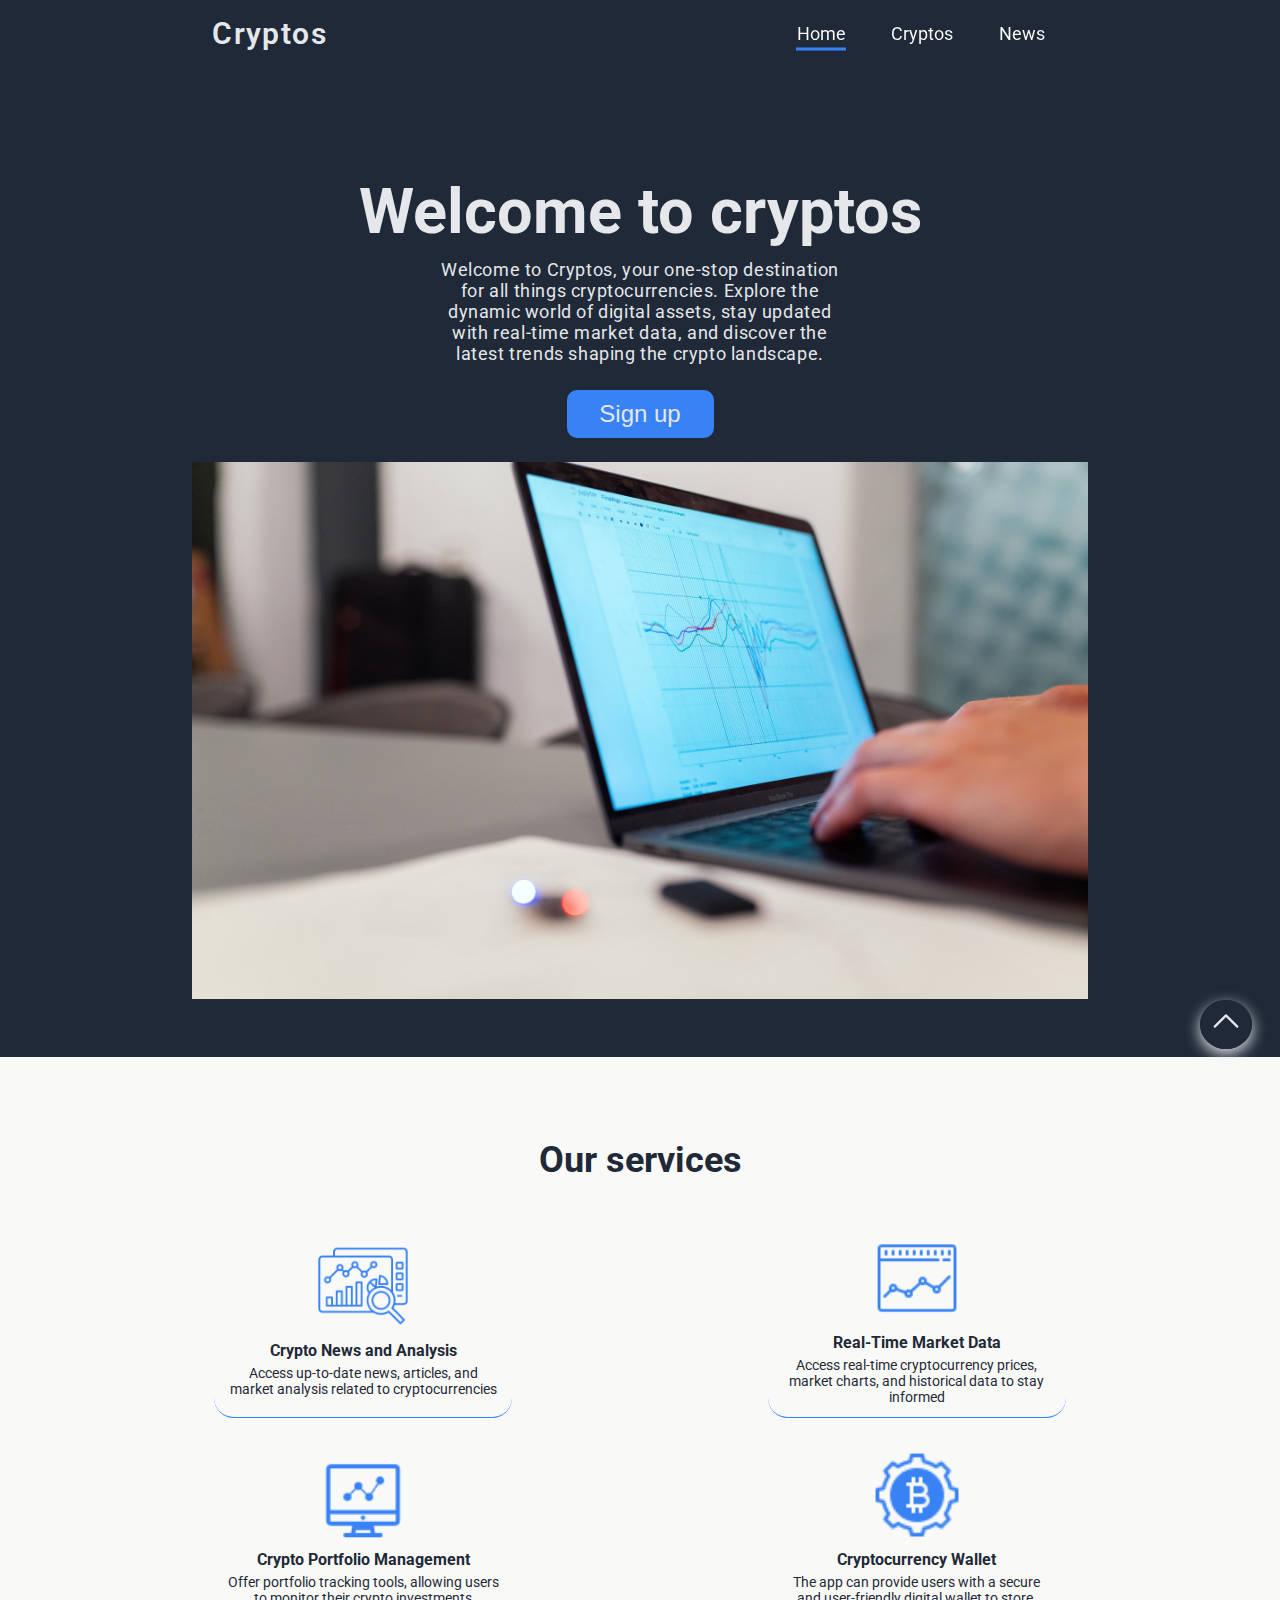
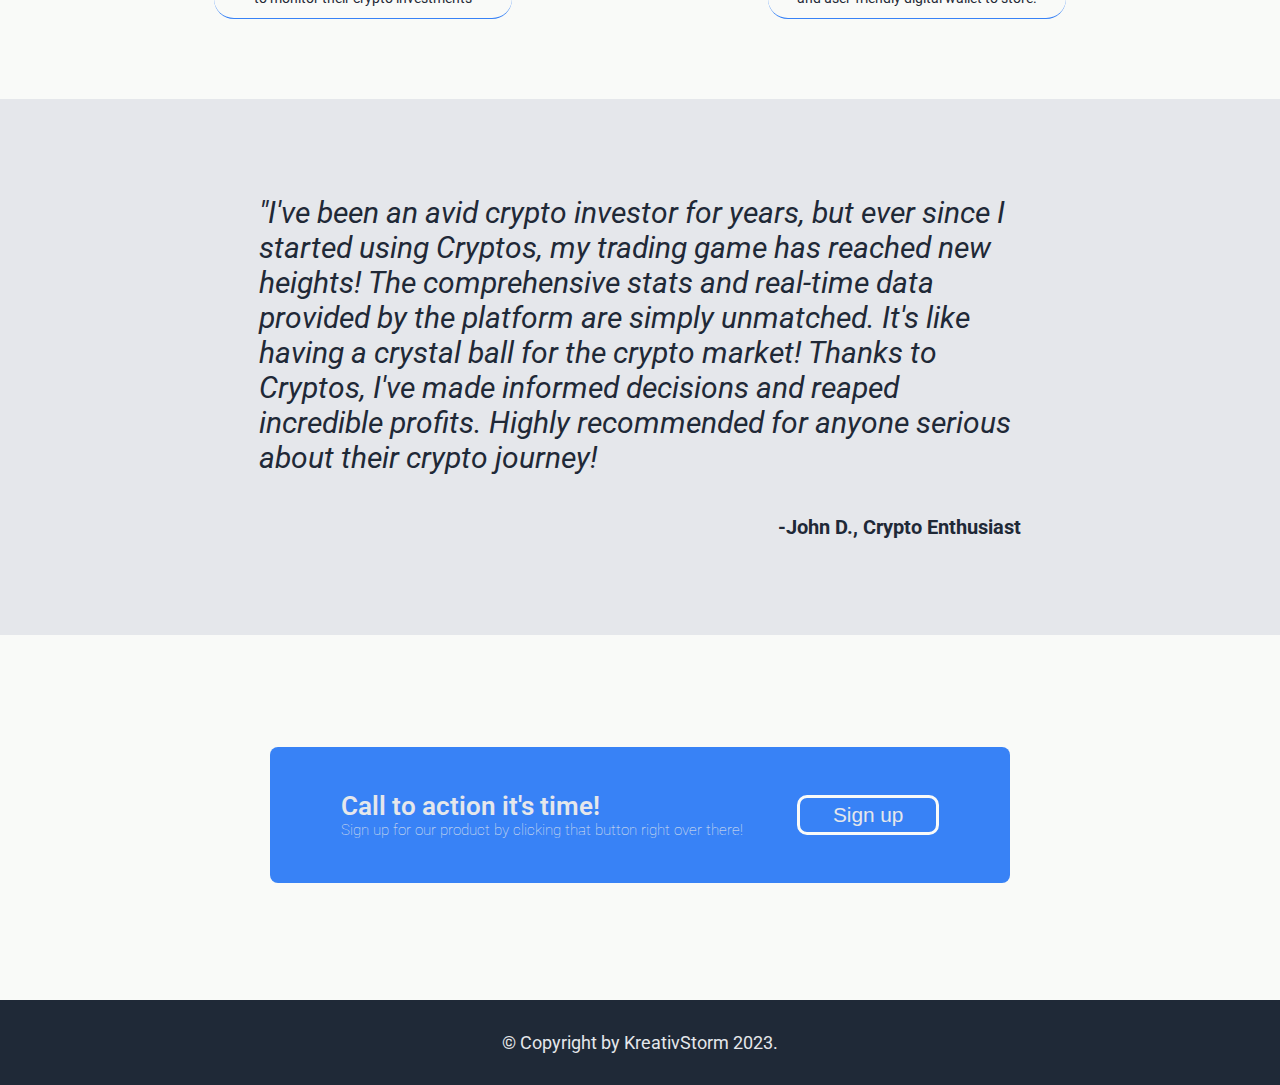
<file: index.html>
<!DOCTYPE html>
<html lang="en">

<head>
  <meta charset="UTF-8" />
  <meta name="viewport" content="width=device-width, initial-scale=1.0" />
  <link rel="preconnect" href="https://fonts.googleapis.com" />
  <link rel="preconnect" href="https://fonts.gstatic.com" crossorigin />
  <link rel="preconnect" href="https://fonts.googleapis.com" />
  <link rel="preconnect" href="https://fonts.gstatic.com" crossorigin />
  <link rel="preconnect" href="https://fonts.googleapis.com" />
  <link rel="preconnect" href="https://fonts.gstatic.com" crossorigin />
  <link href="https://fonts.googleapis.com/css2?family=Roboto:ital,wght@1,300&display=swap" rel="stylesheet" />
  <link href="https://fonts.googleapis.com/css2?family=Roboto:wght@700&display=swap" rel="stylesheet" />
  <link href="https://fonts.googleapis.com/css2?family=Roboto&display=swap" rel="stylesheet" />
  <link rel="stylesheet" href="./styles/main.css" />
  <link rel="stylesheet" href="././styles/layouts/homepage.css" />
  <link rel="icon" type="image/png" href="./images/cryptos_logo.png">
  <title>Cryptos</title>
</head>

<body>
  <header class="header">
    <section class="header__wrapper">
      <nav class="nav">
        <a href="#" class="nav__logo">Cryptos</a>
        <ul class="nav__links">
          <li class="nav__item">
            <a class="nav__link nav__link--active" href="#">Home</a>
          </li>
          <li class="nav__item">
            <a class="nav__link" href="pages/currencies/currencies.html">Cryptos</a>
          </li>
          <li class="nav__item">
            <a class="nav__link" href="./pages/news/news.html">News</a>
          </li>
        </ul>
      </nav>
    </section>
  </header>

  <main>
    <section class="hero__container">
      <div class="hero__section">
        <div class="main__content">
          <h2 class="main__title">Welcome to cryptos</h2>
          <p class="main__para">
            Welcome to Cryptos, your one-stop destination for all things cryptocurrencies. Explore the dynamic world of
            digital assets, stay updated with real-time market data, and discover the latest trends shaping the crypto
            landscape.
          </p>
          <div class="hero__section--btn-wrap">
            <button class="btn btn__hero">Sign up</button>
          </div>
        </div>
        <div class="hero__image-container">
          <img src="images/crypto.jpg" class="hero__img" alt="Comouter Statistics" enter-class="hero__img"
            width="300px" />
        </div>
      </div>
    </section>

    <section class="information__services" id="top">
      <h3 class="information__services--title">Our services</h3>
      <div class="services__cards">
        <figure class="services__card--article">
          <img src="images/service1.png" width="90" alt="Crypto News And Analysis" />
          <figcaption>
            <h3 class="service__title">Crypto News and Analysis</h3>
            <p>
              Access up-to-date news, articles, and market analysis related to
              cryptocurrencies
            </p>
          </figcaption>
        </figure>
        <figure class="services__card--article">
          <img src="images/service2.png" width="90" alt="Real-Time Marked Data" />
          <figcaption>
            <h3 class="service__title">Real-Time Market Data</h3>
            <p>
              Access real-time cryptocurrency prices, market charts, and
              historical data to stay informed
            </p>
          </figcaption>
        </figure>
        <figure class="services__card--article">
          <img src="images/service3.png" width="90" alt="Crypto Portfolio Management" />
          <figcaption>
            <h3 class="service__title">Crypto Portfolio Management</h3>
            <p>
              Offer portfolio tracking tools, allowing users to monitor their
              crypto investments
            </p>
          </figcaption>
        </figure>
        <figure class="services__card--article">
          <img src="images/service4.png" width="90" alt="Cryptocurrency Wallet" />
          <figcaption>
            <h3 class="service__title">Cryptocurrency Wallet</h3>
            <p>
              The app can provide users with a secure and user-friendly digital
              wallet to store.
            </p>
          </figcaption>
        </figure>
      </div>
    </section>

    <section class="quote">
      <div class="quote__wrapper">
        <p class="quote__text">
          "I've been an avid crypto investor for years, but ever since I started using
          Cryptos, my trading game has reached new heights! The comprehensive stats
          and real-time data provided by the platform are simply unmatched.
          It's like having a crystal ball for the crypto market! Thanks to Cryptos,
          I've made informed decisions and reaped incredible profits. Highly recommended
          for anyone serious about their crypto journey!
        </p>
        <p class="quote__author"><strong>-John D., Crypto Enthusiast</strong></p>
      </div>
    </section>

    <section class="action__signup">
      <div class="action__signup--wrap">
        <div class="action__signup--content">
          <p class="action__signup--sub-header">Call to action it's time!</p>
          <p class="action__signup--detail">
            Sign up for our product by clicking that button right over there!
          </p>
        </div>
        <button class="btn__action btn__action-signup">Sign up</button>
      </div>
    </section>
  </main>

  <!-- Back to top btn -->
  <a id="back-to-top" href="#">
    <svg xmlns="http://www.w3.org/2000/svg" fill="none" viewBox="0 0 24 24" stroke-width="1.5" width="50px"
      height="50px" stroke="currentColor" class="w-6 h-6 back-to-top__arrow">
      <path stroke-linecap="round" stroke-linejoin="round" d="M4.5 15.75l7.5-7.5 7.5 7.5" />
    </svg>
  </a>

  <footer class="footer">
    <p class="footer__copyright">&copy; Copyright by KreativStorm 2023.</p>
  </footer>
</body>

</html>
</file>
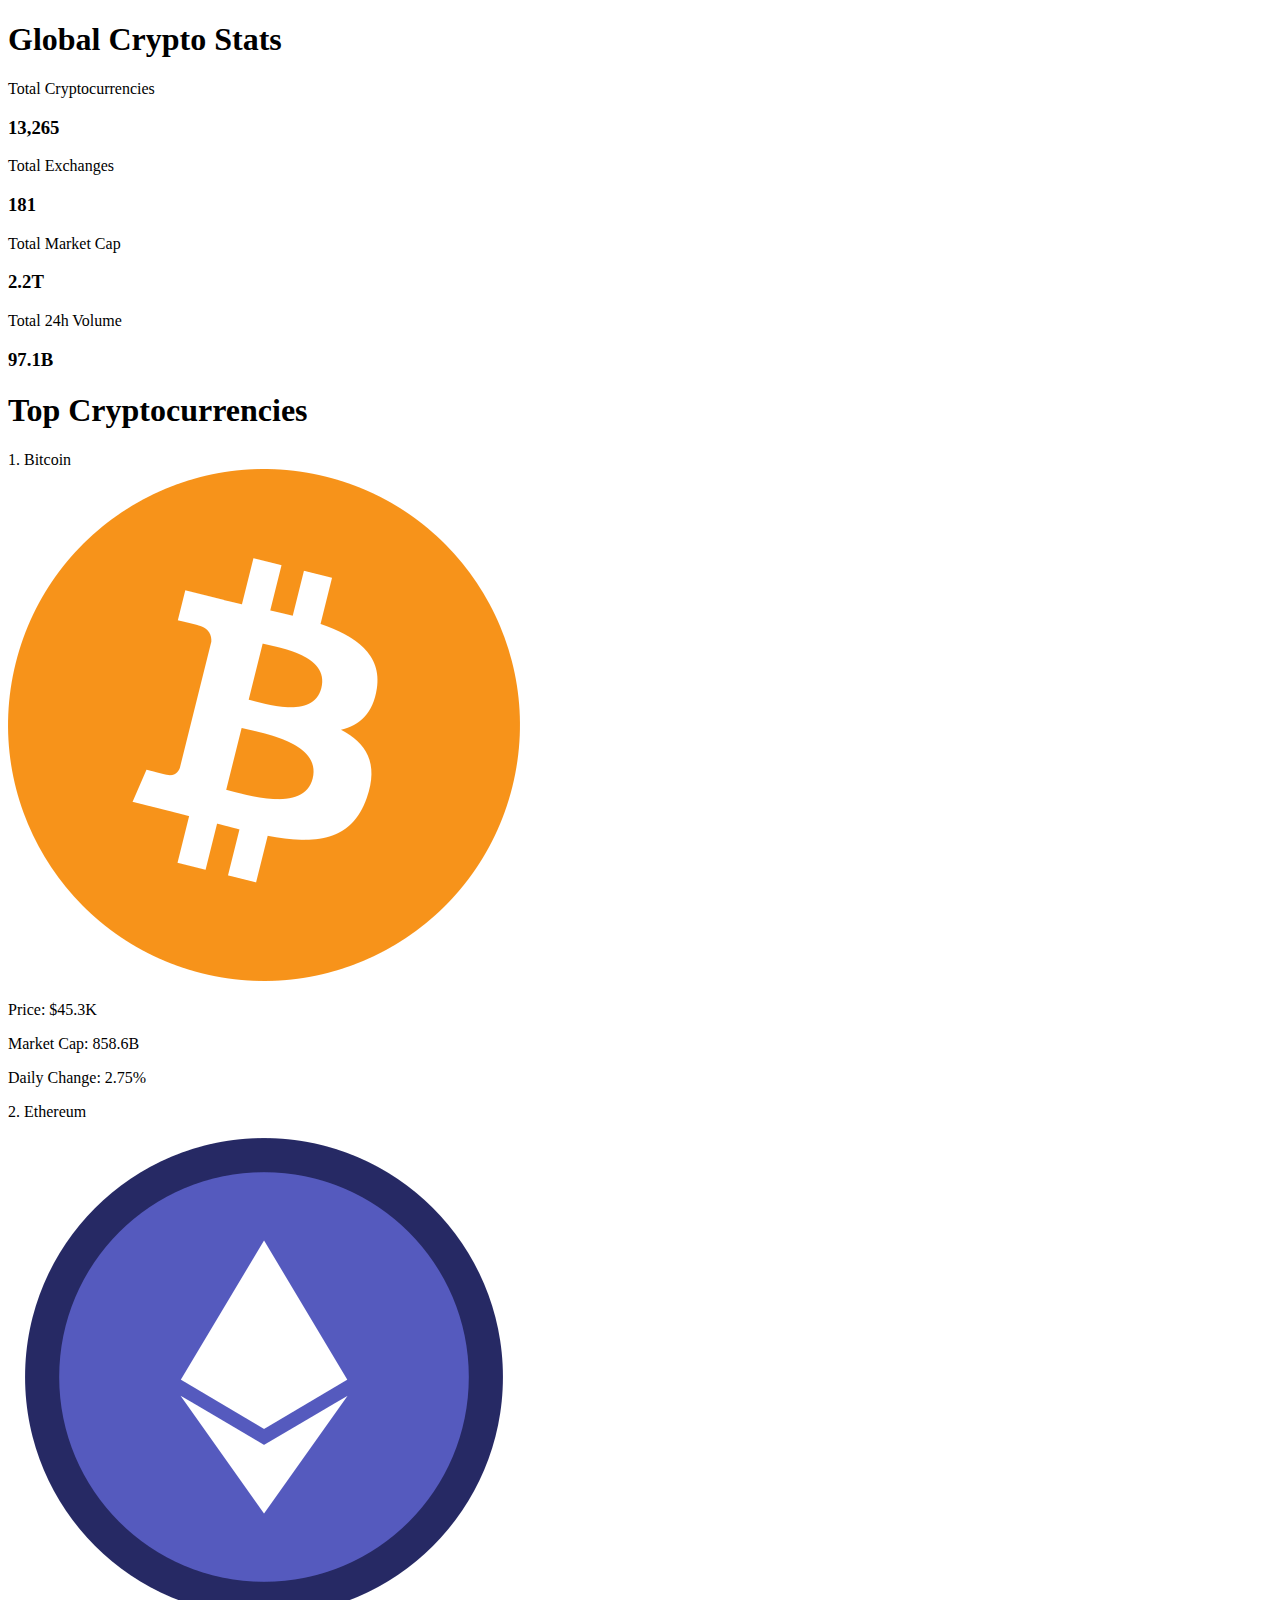
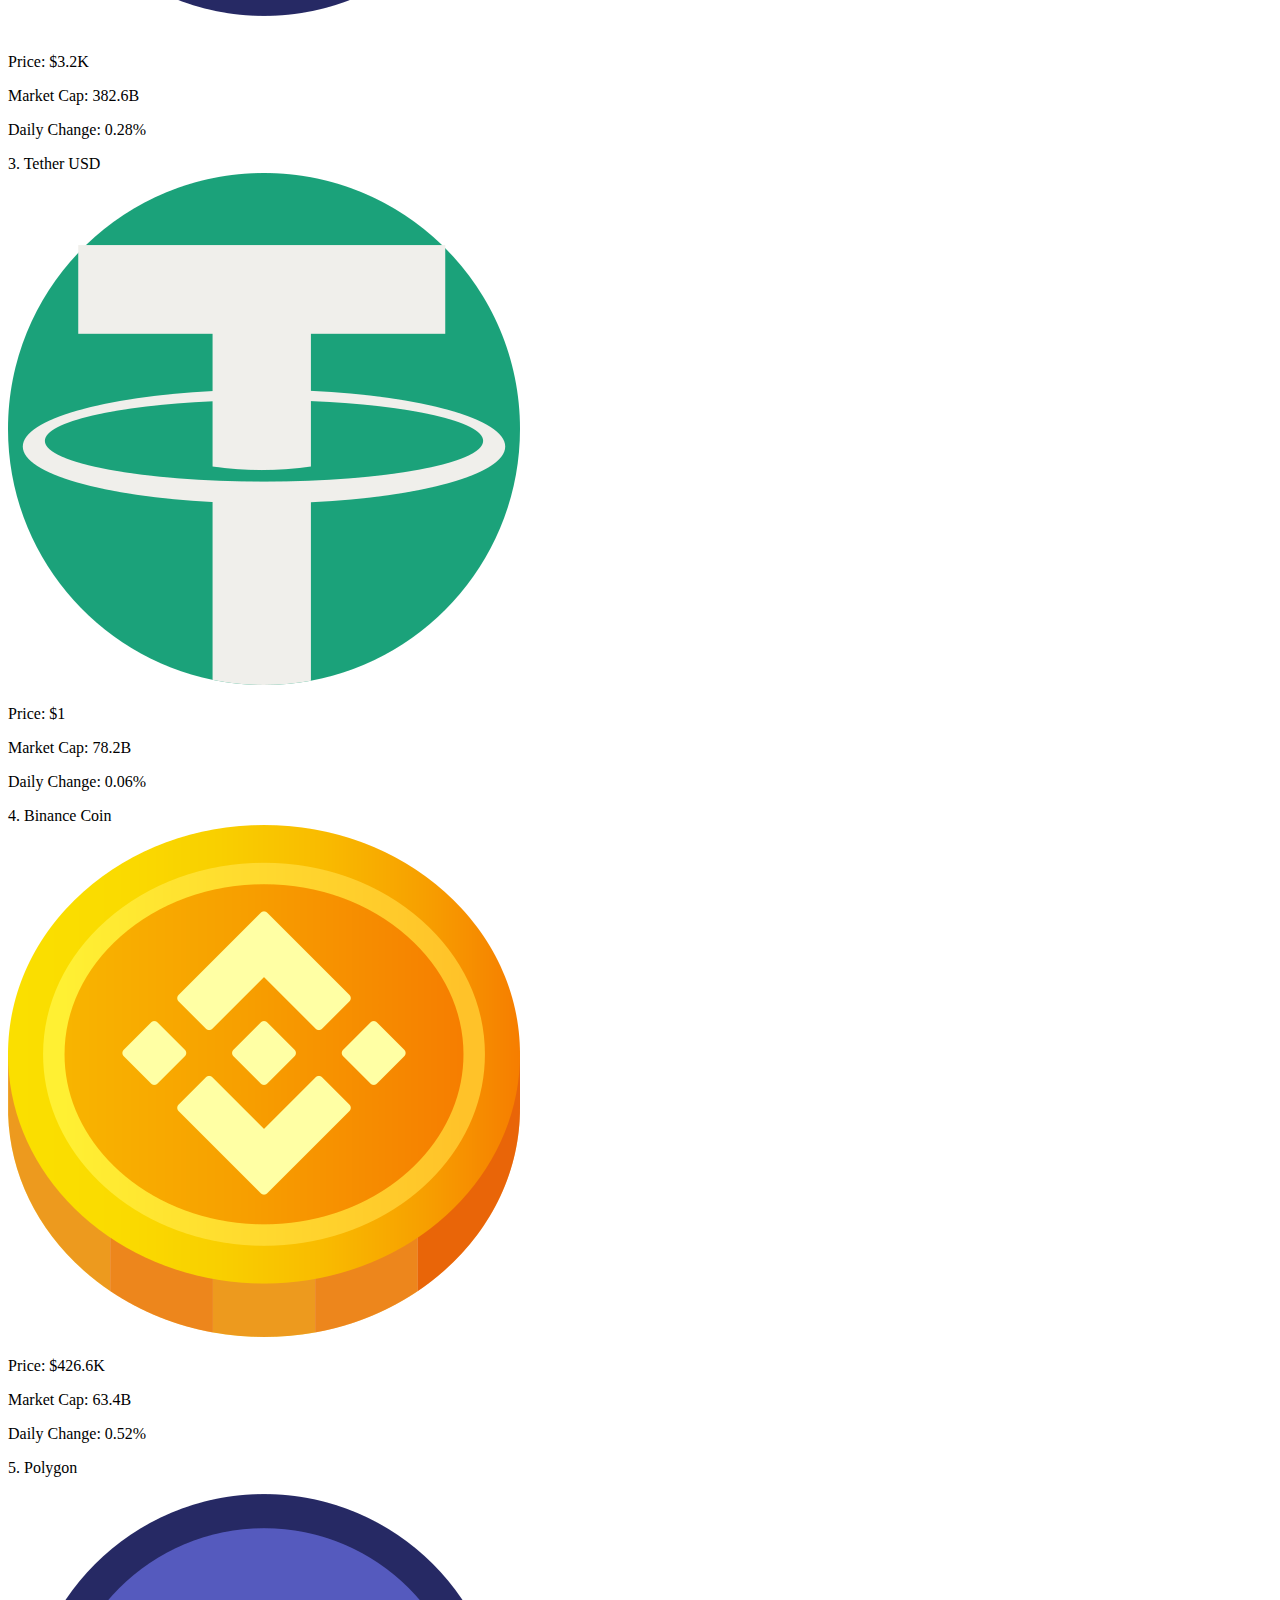
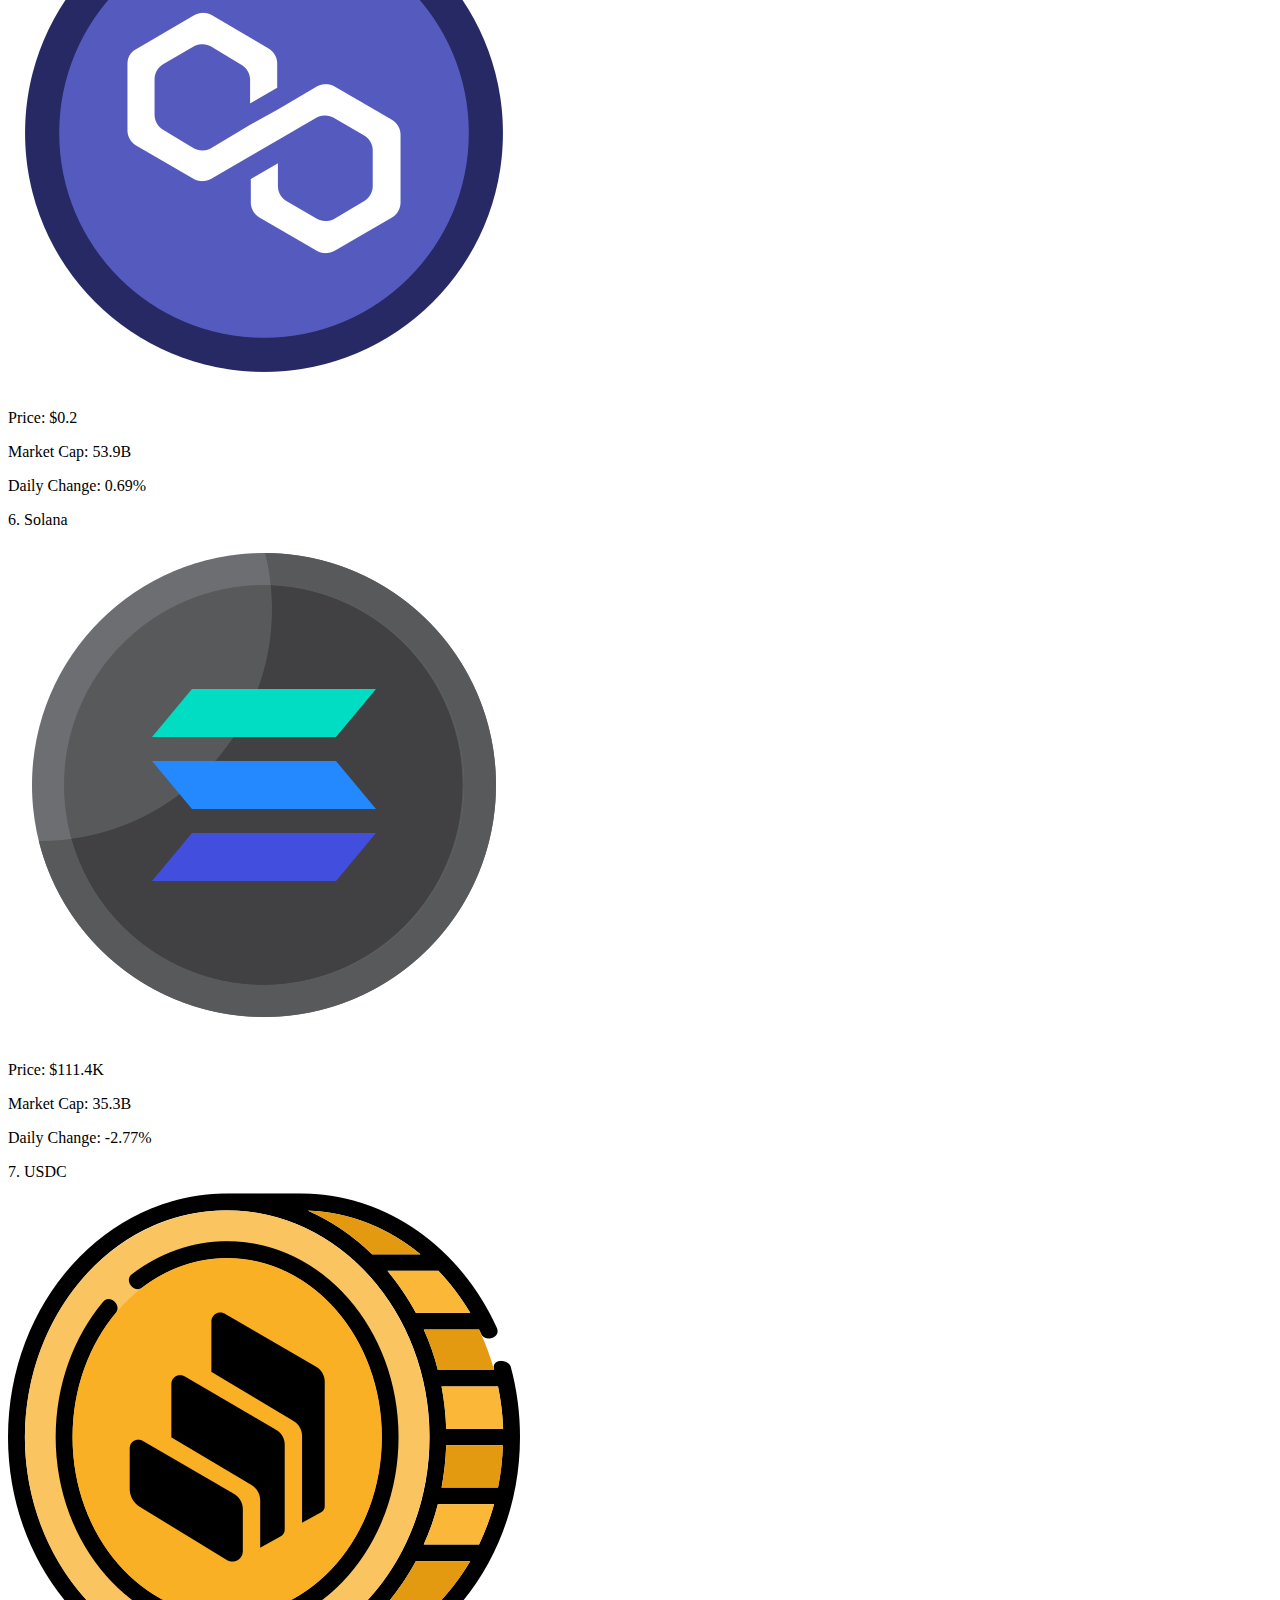
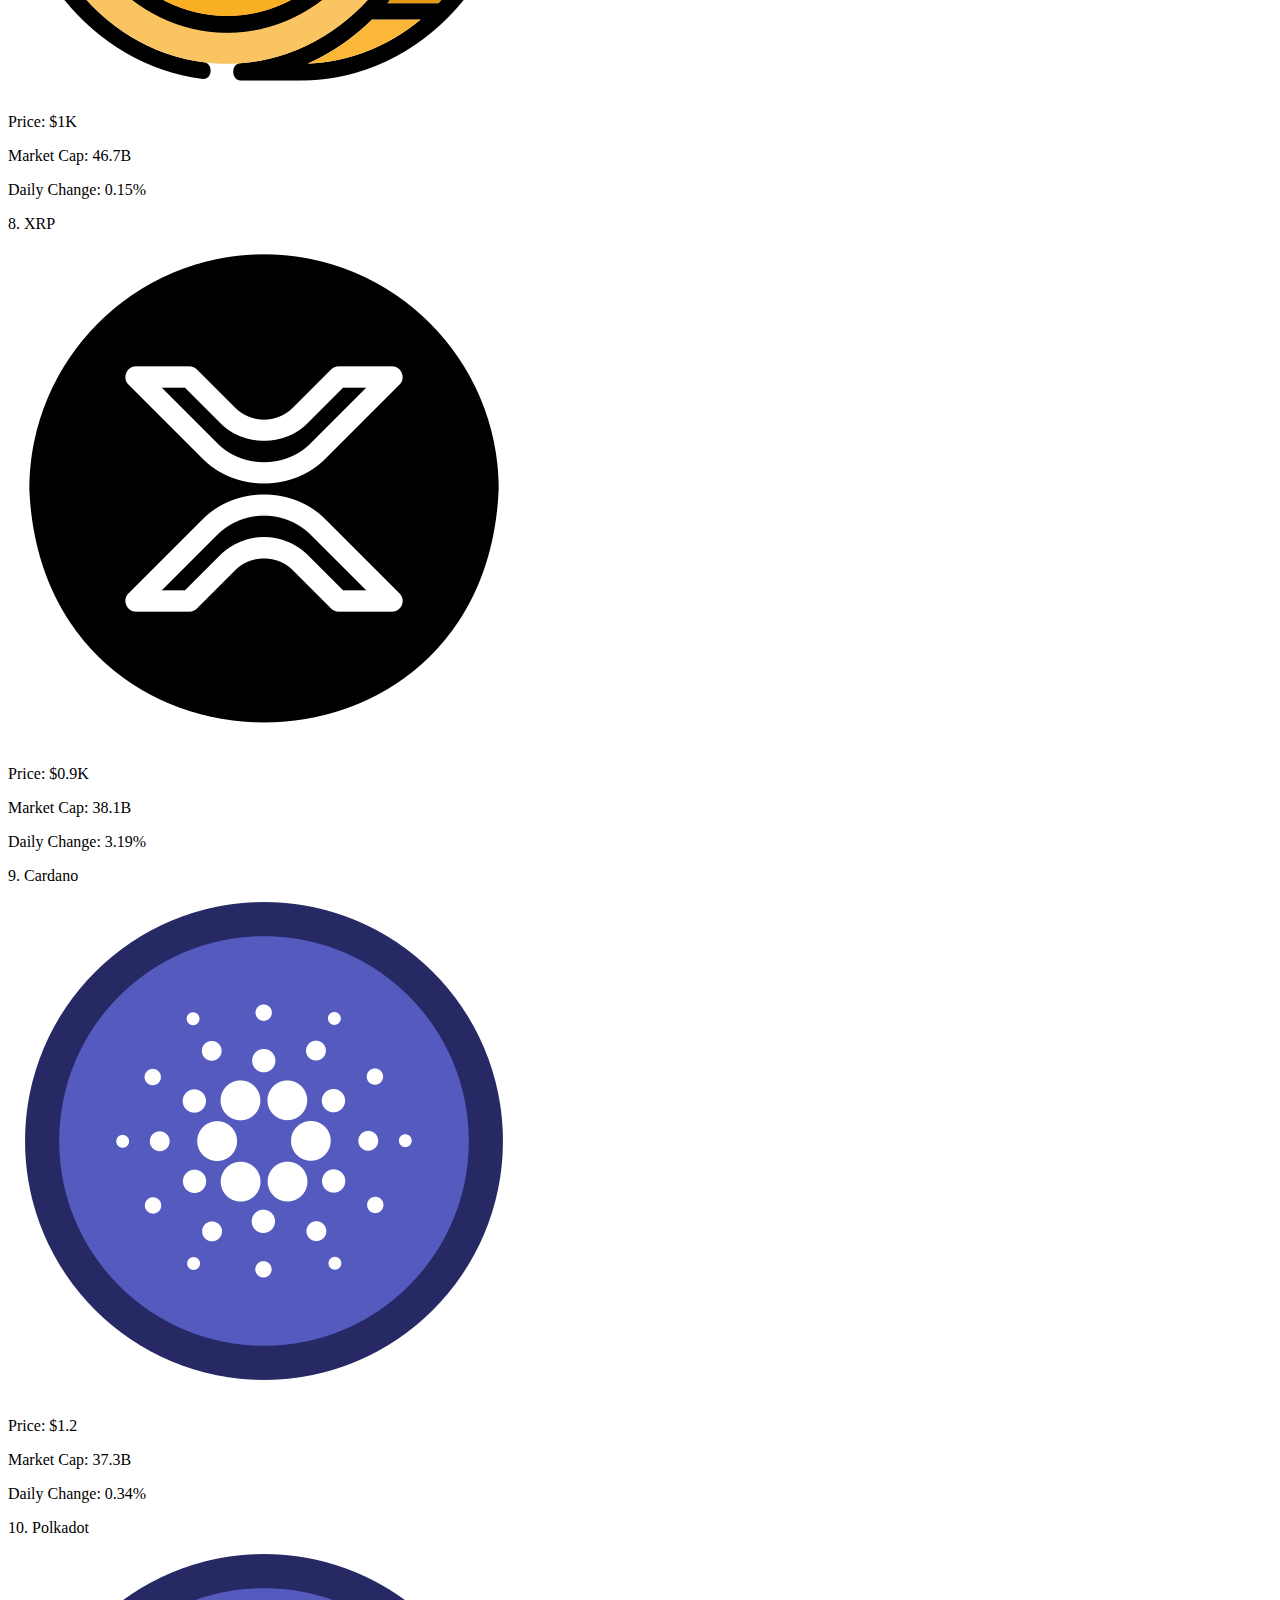
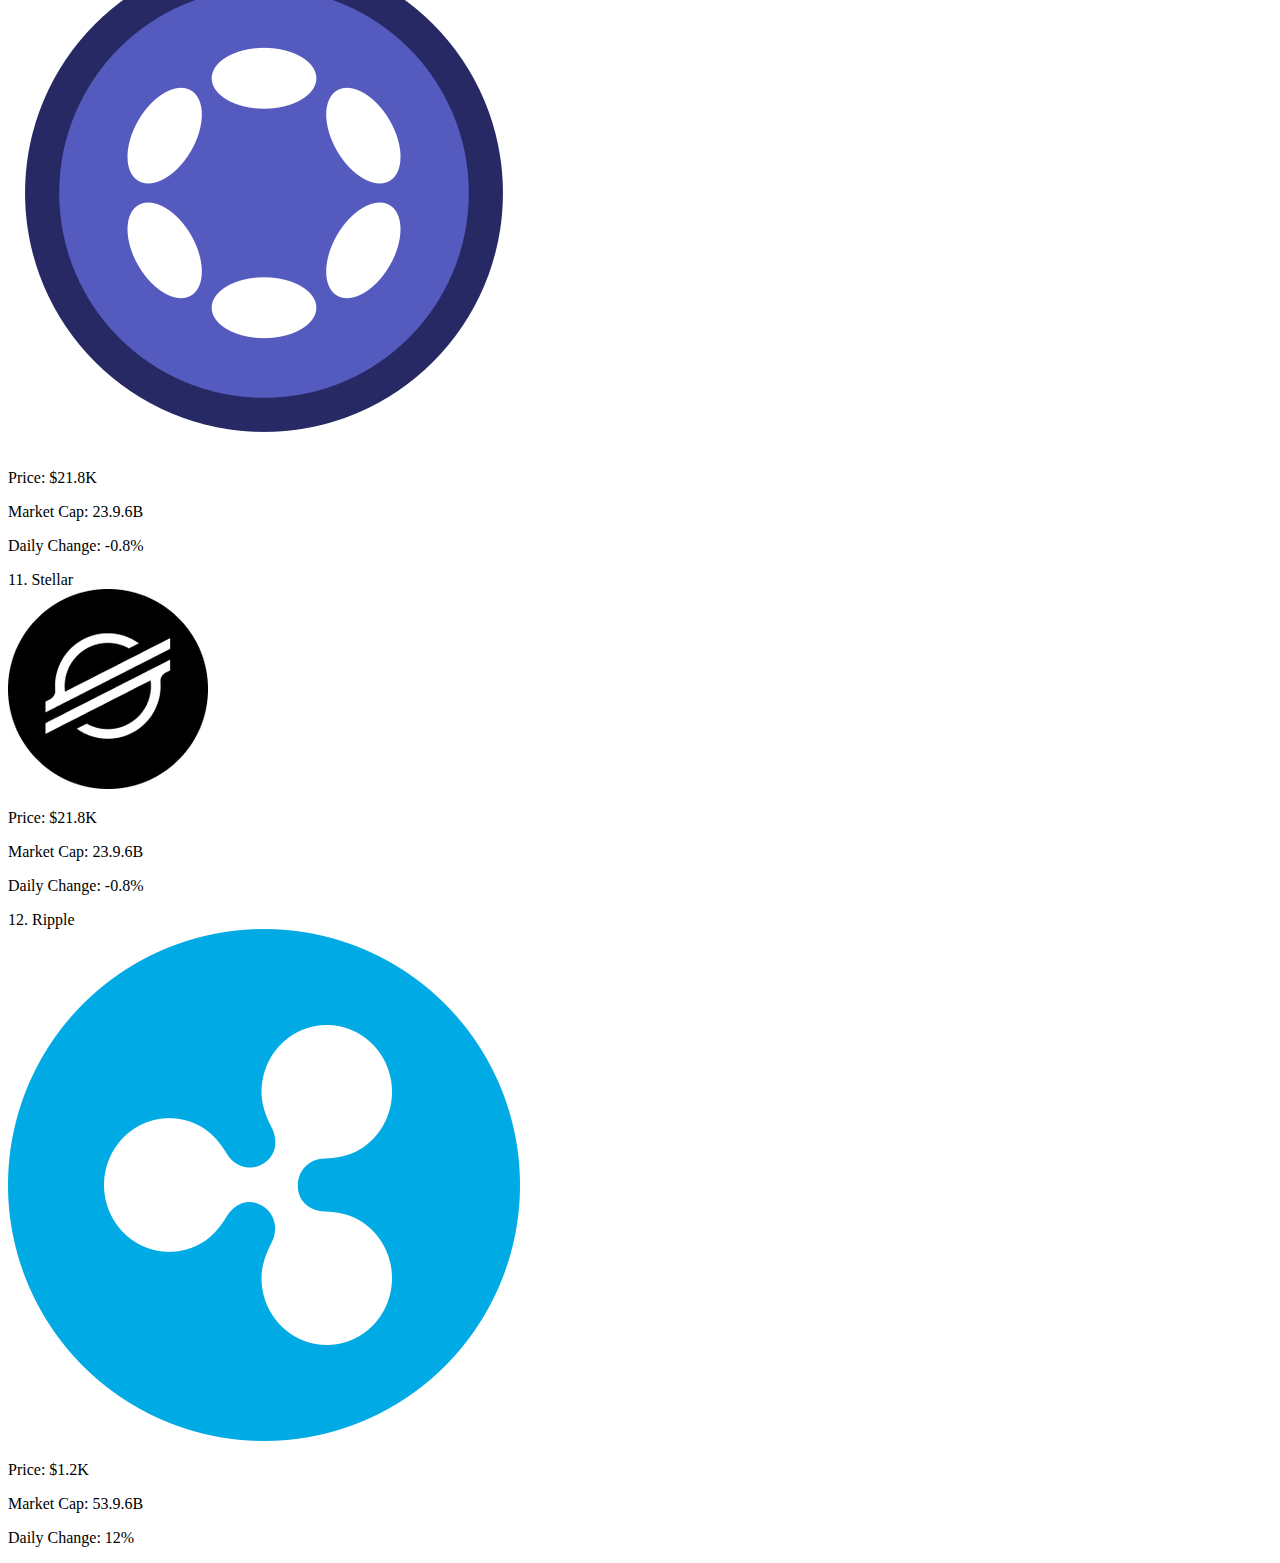
<file: pages/currencies/index.html>
<!DOCTYPE html>
<html lang="en">
  <head>
    <meta charset="UTF-8" />
    <meta http-equiv="X-UA-Compatible" content="IE=edge" />
    <meta name="viewport" content="width=device-width, initial-scale=1.0" />
    <link rel="stylesheet" href="../../styles/layouts/currencies.css" />
    <title>Currencies</title>
  </head>
  <body class="container">
    <div>
      <h1>Global Crypto Stats</h1>
      <div class="textBlock">
        <div>
          <p>Total Cryptocurrencies</p>
          <h3>13,265</h3>
        </div>
        <div>
          <p>Total Exchanges</p>
          <h3>181</h3>
        </div>
      </div>
      <div class="textBlock">
        <div>
          <p>Total Market Cap</p>
          <h3>2.2T</h3>
        </div>
        <div>
          <p>Total 24h Volume</p>
          <h3>97.1B</h3>
        </div>
      </div>
    </div>
    <section>
      <h1>Top Cryptocurrencies</h1>
      <div class="parentBlock">
        <div class="block">
          <div class="card">
            <div class="card__header">
              <div class="card__title">1. Bitcoin</div>
              <img class="card__icon" src="./images/bitcoin.png" />
            </div>
            <div class="card__divider"></div>
            <div class="card__text">
              <p>Price: $45.3K</p>
              <p>Market Cap: 858.6B</p>
              <p>Daily Change: 2.75%</p>
            </div>
          </div>
          <div class="card">
            <div class="card__header">
              <div class="card__title">2. Ethereum</div>
              <img class="card__icon" src="./images/ethereum.png" />
            </div>
            <div class="card__divider"></div>
            <div class="card__text">
              <p>Price: $3.2K</p>
              <p>Market Cap: 382.6B</p>
              <p>Daily Change: 0.28%</p>
            </div>
          </div>
          <div class="card">
            <div class="card__header">
              <div class="card__title">3. Tether USD</div>
              <img class="card__icon" src="./images/tether.png" />
            </div>
            <div class="card__divider"></div>
            <div class="card__text">
              <p>Price: $1</p>
              <p>Market Cap: 78.2B</p>
              <p>Daily Change: 0.06%</p>
            </div>
          </div>
          <div class="card">
            <div class="card__header">
              <div class="card__title">4. Binance Coin</div>
              <img class="card__icon" src="./images/binance.png" />
            </div>
            <div class="card__divider"></div>
            <div class="card__text">
              <p>Price: $426.6K</p>
              <p>Market Cap: 63.4B</p>
              <p>Daily Change: 0.52%</p>
            </div>
          </div>
        </div>
        <div class="block">
          <div class="card">
            <div class="card__header">
              <div class="card__title">5. Polygon</div>
              <img class="card__icon" src="./images/polygon.png" />
            </div>
            <div class="card__divider"></div>
            <div class="card__text">
              <p>Price: $0.2</p>
              <p>Market Cap: 53.9B</p>
              <p>Daily Change: 0.69%</p>
            </div>
          </div>
          <div class="card">
            <div class="card__header">
              <div class="card__title">6. Solana</div>
              <img class="card__icon" src="./images/solana.png" />
            </div>
            <div class="card__divider"></div>
            <div class="card__text">
              <p>Price: $111.4K</p>
              <p>Market Cap: 35.3B</p>
              <p>Daily Change: -2.77%</p>
            </div>
          </div>
          <div class="card">
            <div class="card__header">
              <div class="card__title">7. USDC</div>
              <img class="card__icon" src="./images/cryptocurrency.png" />
            </div>
            <div class="card__divider"></div>
            <div class="card__text">
              <p>Price: $1K</p>
              <p>Market Cap: 46.7B</p>
              <p>Daily Change: 0.15%</p>
            </div>
          </div>
          <div class="card">
            <div class="card__header">
              <div class="card__title">8. XRP</div>
              <img class="card__icon" src="./images/xrp.png" />
            </div>
            <div class="card__divider"></div>
            <div class="card__text">
              <p>Price: $0.9K</p>
              <p>Market Cap: 38.1B</p>
              <p>Daily Change: 3.19%</p>
            </div>
          </div>
        </div>
        <div class="block">
          <div class="card">
            <div class="card__header">
              <div class="card__title">9. Cardano</div>
              <img class="card__icon" src="./images/cardano.png" />
            </div>
            <div class="card__divider"></div>
            <div class="card__text">
              <p>Price: $1.2</p>
              <p>Market Cap: 37.3B</p>
              <p>Daily Change: 0.34%</p>
            </div>
          </div>
          <div class="card">
            <div class="card__header">
              <div class="card__title">10. Polkadot</div>
              <img class="card__icon" src="./images/polkadot.png" />
            </div>
            <div class="card__divider"></div>
            <div class="card__text">
              <p>Price: $21.8K</p>
              <p>Market Cap: 23.9.6B</p>
              <p>Daily Change: -0.8%</p>
            </div>
          </div>
          <div class="card">
            <div class="card__header">
              <div class="card__title">11. Stellar</div>
              <img class="card__icon" src="./images/steller.png" />
            </div>
            <div class="card__divider"></div>
            <div class="card__text">
              <p>Price: $21.8K</p>
              <p>Market Cap: 23.9.6B</p>
              <p>Daily Change: -0.8%</p>
            </div>
          </div>
          <div class="card">
            <div class="card__header">
              <div class="card__title">12. Ripple</div>
              <img class="card__icon" src="./images/ripple.png" />
            </div>
            <div class="card__divider"></div>
            <div class="card__text">
              <p>Price: $1.2K</p>
              <p>Market Cap: 53.9.6B</p>
              <p>Daily Change: 12%</p>
            </div>
          </div>
        </div>
      </div>
    </section>
  </body>
</html>
</file>
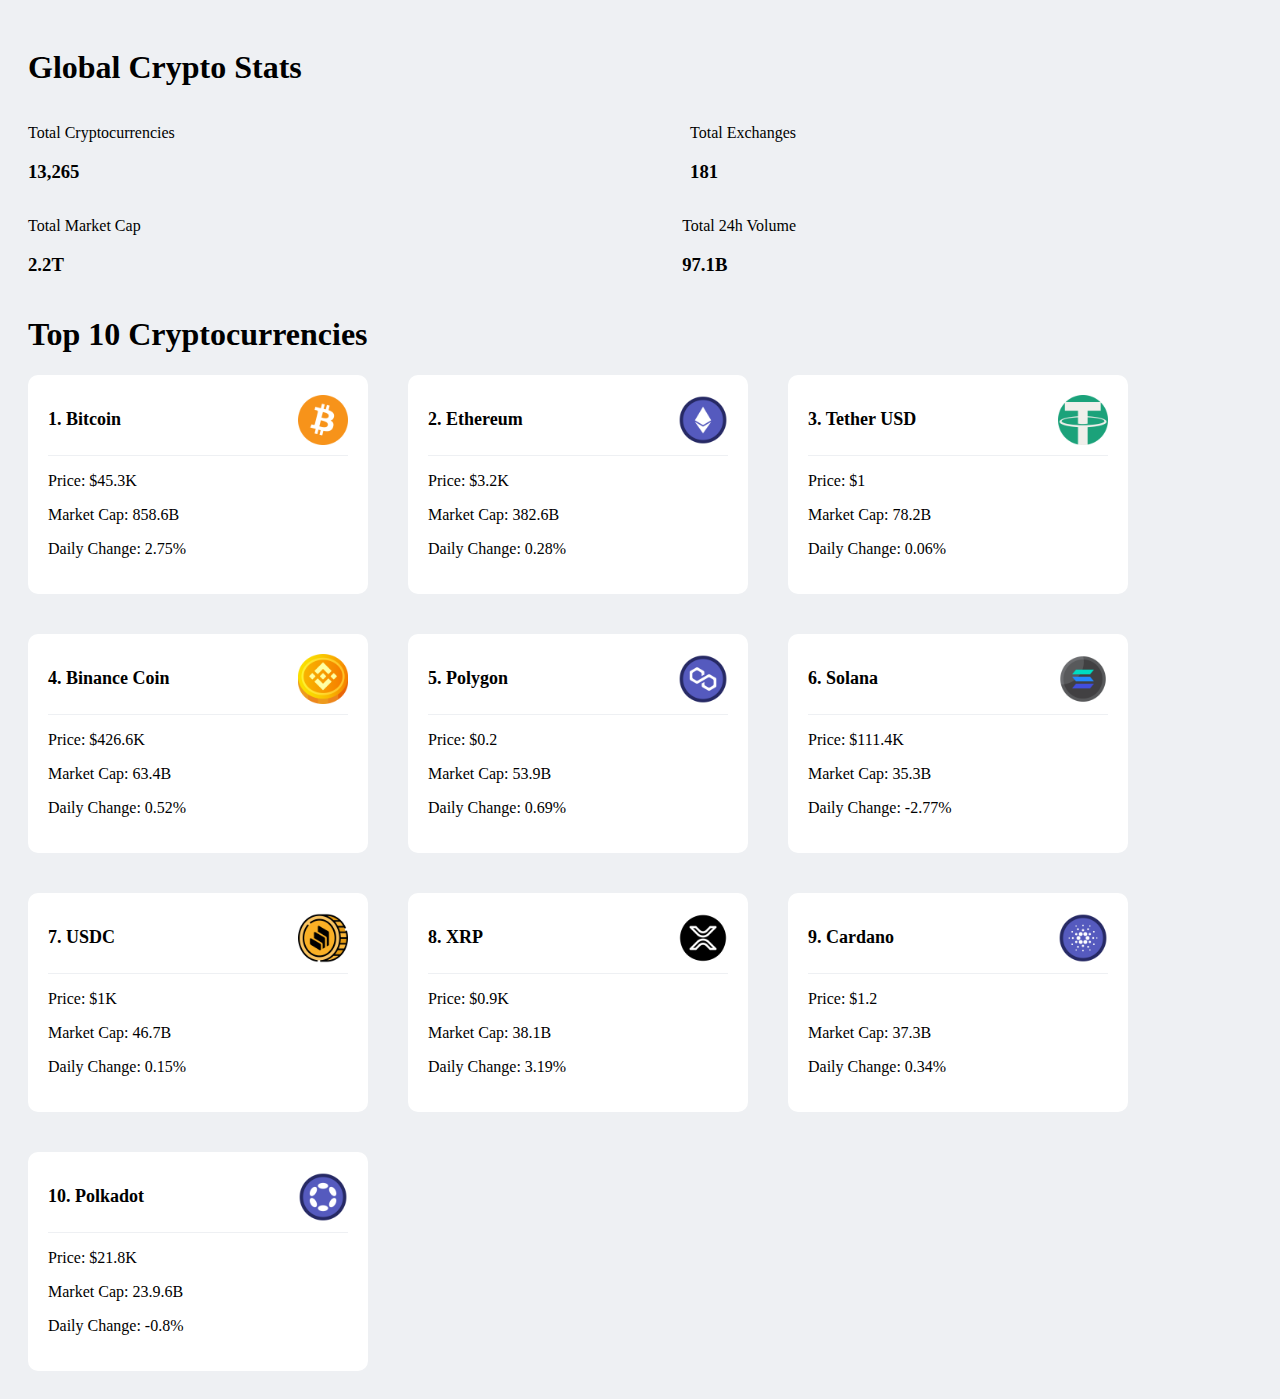
<file: currencies/currencies.html>
<!DOCTYPE html>
<html lang="en">
  <head>
    <meta charset="UTF-8" />
    <meta http-equiv="X-UA-Compatible" content="IE=edge" />
    <meta name="viewport" content="width=device-width, initial-scale=1.0" />
    <link rel="stylesheet" href="currencies.css" />
    <title>Currencies</title>
  </head>
  <body class="container">
    <div>
      <h1>Global Crypto Stats</h1>
      <div class="textBlock">
        <div>
          <p>Total Cryptocurrencies</p>
          <h3>13,265</h3>
        </div>
        <div>
          <p>Total Exchanges</p>
          <h3>181</h3>
        </div>
      </div>
      <div class="textBlock">
        <div>
          <p>Total Market Cap</p>
          <h3>2.2T</h3>
        </div>
        <div>
          <p>Total 24h Volume</p>
          <h3>97.1B</h3>
        </div>
      </div>
    </div>
    <div>
      <h1>Top 10 Cryptocurrencies</h1>
      <div class="parentBlock">
        <div class="block">
          <div class="card">
            <div class="card__header">
              <div class="card__title">1. Bitcoin</div>
              <img class="card__icon" src="../images/bitcoin.png" />
            </div>
            <div class="card__divider"></div>
            <div class="card__text">
              <p>Price: $45.3K</p>
              <p>Market Cap: 858.6B</p>
              <p>Daily Change: 2.75%</p>
            </div>
          </div>
          <div class="card">
            <div class="card__header">
              <div class="card__title">2. Ethereum</div>
              <img class="card__icon" src="../images/ethereum.png" />
            </div>
            <div class="card__divider"></div>
            <div class="card__text">
              <p>Price: $3.2K</p>
              <p>Market Cap: 382.6B</p>
              <p>Daily Change: 0.28%</p>
            </div>
          </div>
          <div class="card">
            <div class="card__header">
              <div class="card__title">3. Tether USD</div>
              <img class="card__icon" src="../images/tether.png" />
            </div>
            <div class="card__divider"></div>
            <div class="card__text">
              <p>Price: $1</p>
              <p>Market Cap: 78.2B</p>
              <p>Daily Change: 0.06%</p>
            </div>
          </div>
          <div class="card">
            <div class="card__header">
              <div class="card__title">4. Binance Coin</div>
              <img class="card__icon" src="../images/binance.png" />
            </div>
            <div class="card__divider"></div>
            <div class="card__text">
              <p>Price: $426.6K</p>
              <p>Market Cap: 63.4B</p>
              <p>Daily Change: 0.52%</p>
            </div>
          </div>
          <div class="card">
            <div class="card__header">
              <div class="card__title">5. Polygon</div>
              <img class="card__icon" src="../images/polygon.png" />
            </div>
            <div class="card__divider"></div>
            <div class="card__text">
              <p>Price: $0.2</p>
              <p>Market Cap: 53.9B</p>
              <p>Daily Change: 0.69%</p>
            </div>
          </div>
          <div class="card">
            <div class="card__header">
              <div class="card__title">6. Solana</div>
              <img class="card__icon" src="../images/solana.png" />
            </div>
            <div class="card__divider"></div>
            <div class="card__text">
              <p>Price: $111.4K</p>
              <p>Market Cap: 35.3B</p>
              <p>Daily Change: -2.77%</p>
            </div>
          </div>
          <div class="card">
            <div class="card__header">
              <div class="card__title">7. USDC</div>
              <img class="card__icon" src="../images/cryptocurrency.png" />
            </div>
            <div class="card__divider"></div>
            <div class="card__text">
              <p>Price: $1K</p>
              <p>Market Cap: 46.7B</p>
              <p>Daily Change: 0.15%</p>
            </div>
          </div>
          <div class="card">
            <div class="card__header">
              <div class="card__title">8. XRP</div>
              <img class="card__icon" src="../images/xrp.png" />
            </div>
            <div class="card__divider"></div>
            <div class="card__text">
              <p>Price: $0.9K</p>
              <p>Market Cap: 38.1B</p>
              <p>Daily Change: 3.19%</p>
            </div>
          </div>
          <div class="card">
            <div class="card__header">
              <div class="card__title">9. Cardano</div>
              <img class="card__icon" src="../images/cardano.png" />
            </div>
            <div class="card__divider"></div>
            <div class="card__text">
              <p>Price: $1.2</p>
              <p>Market Cap: 37.3B</p>
              <p>Daily Change: 0.34%</p>
            </div>
          </div>
          <div class="card">
            <div class="card__header">
              <div class="card__title">10. Polkadot</div>
              <img class="card__icon" src="../images/polkadot.png" />
            </div>
            <div class="card__divider"></div>
            <div class="card__text">
              <p>Price: $21.8K</p>
              <p>Market Cap: 23.9.6B</p>
              <p>Daily Change: -0.8%</p>
            </div>
          </div>
        </div>
      </div>
    </div>
  </body>
</html>
</file>
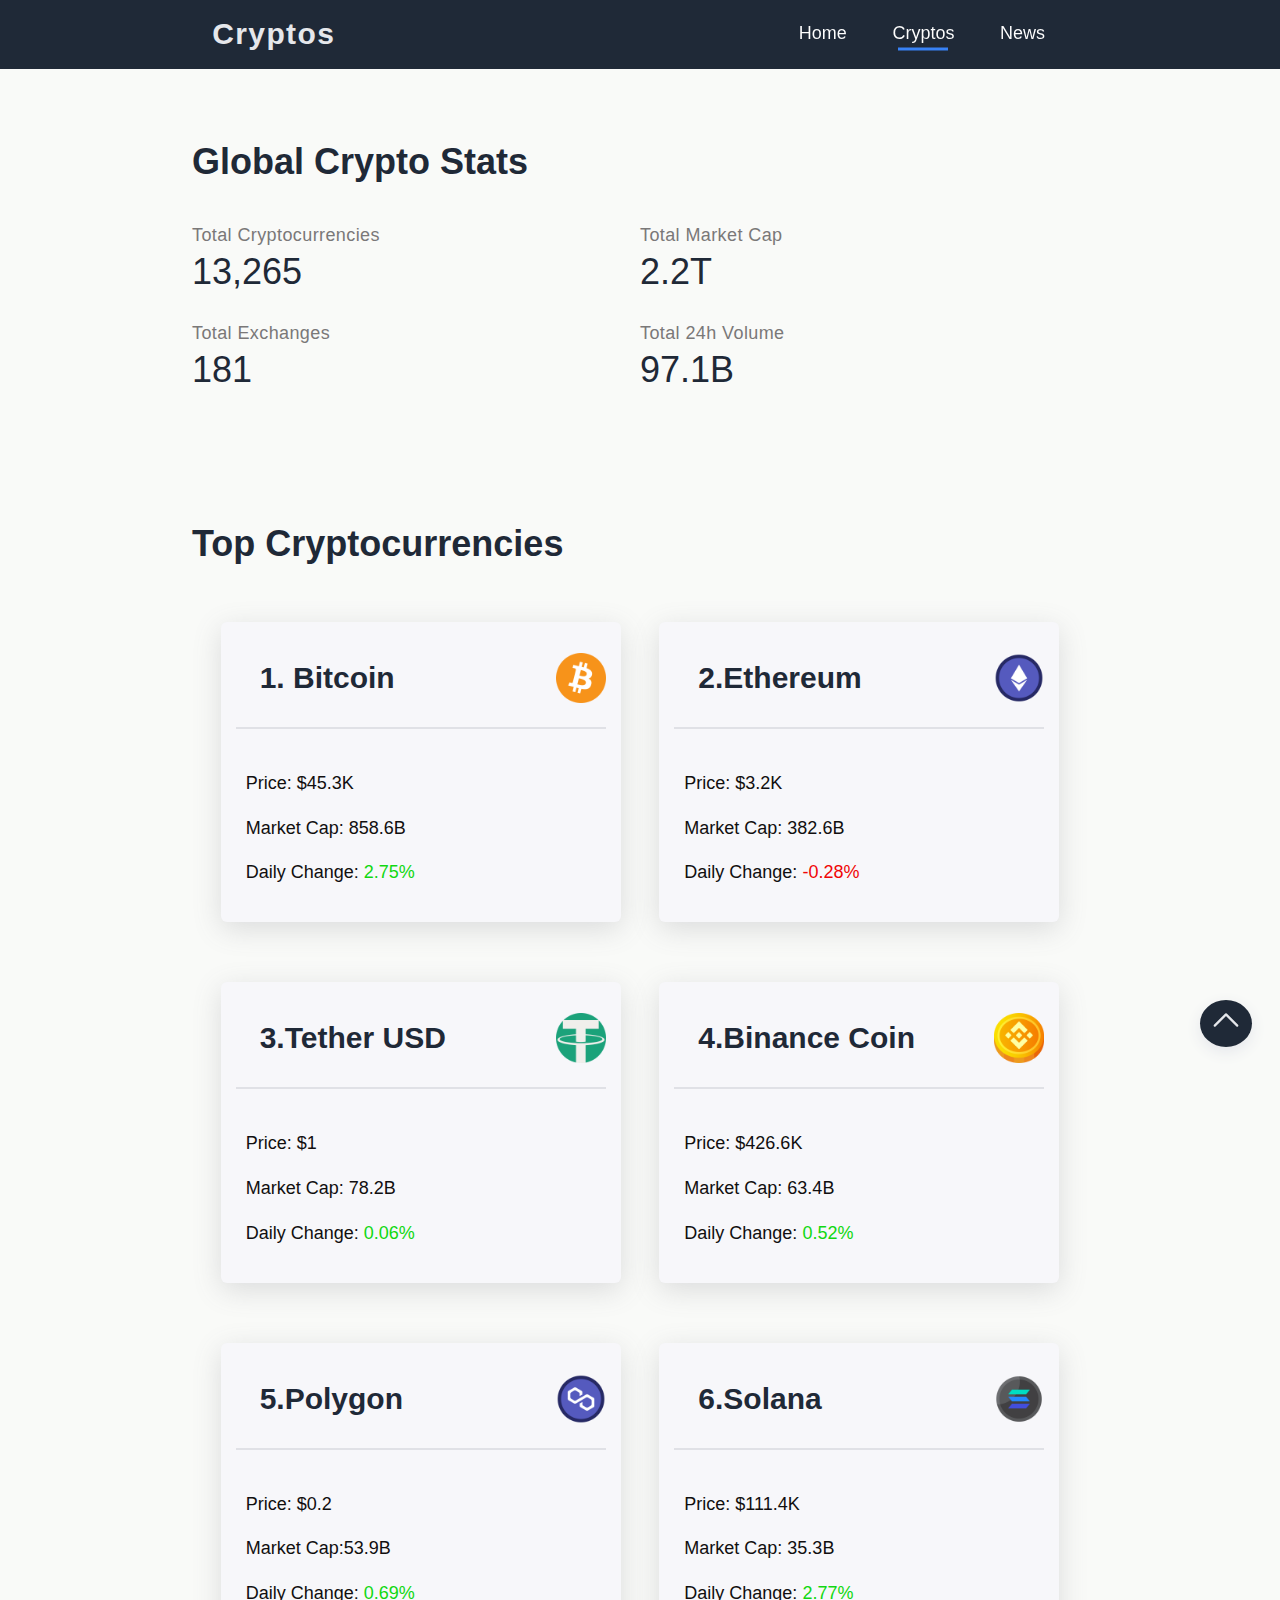
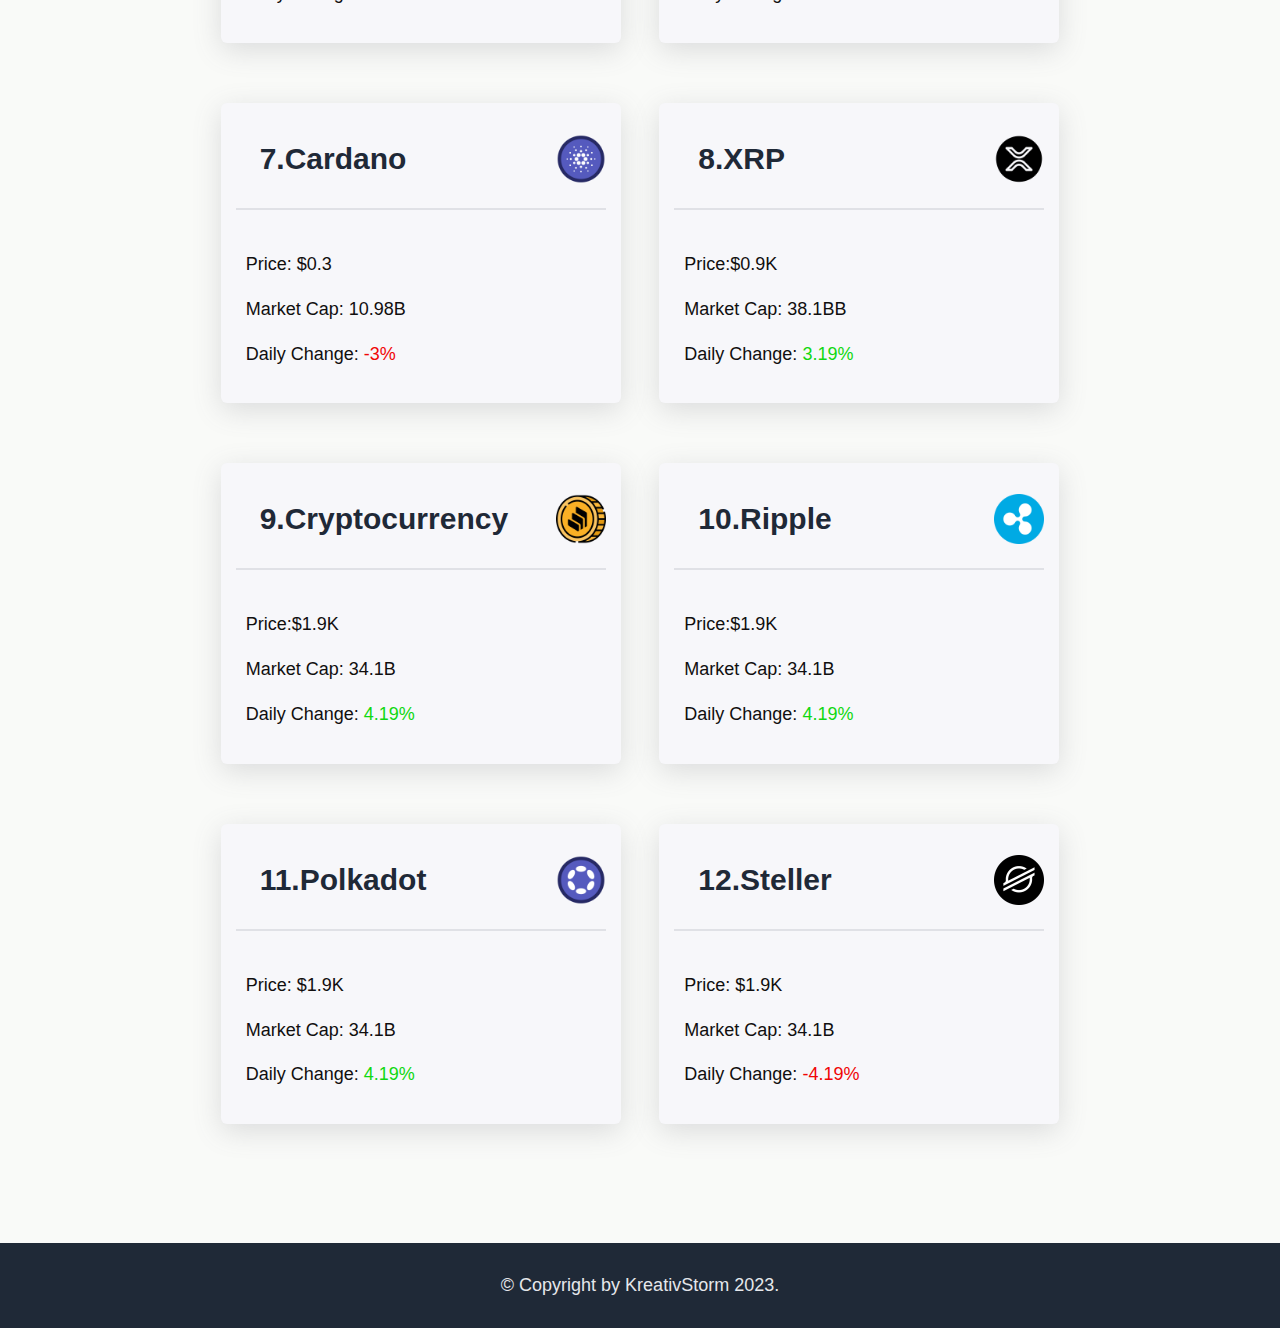
<file: pages/currencies/currencies.html>
<!DOCTYPE html>
<html lang="en">

<head>
  <meta charset="UTF-8" />
  <meta http-equiv="X-UA-Compatible" content="IE=edge" />
  <meta name="viewport" content="width=device-width, initial-scale=1.0" />
  <link rel="stylesheet" href="../../styles/layouts/currencies.css" />
  <link rel="stylesheet" href="../../styles/main.css" />
  <link rel="icon" type="image/png" href="../../images/cryptos_logo.png">
  <title>Currencies</title>
</head>

<body>
  <header class="header hero__s">
    <section class="header__wrapper">
      <nav class="nav">
        <a href="../../index.html" class="nav__logo">Cryptos</a>
        <ul class="nav__links">
          <li class="nav__item">
            <a class="nav__link" href="../../index.html">Home</a>
          </li>
          <li class="nav__item">
            <a class="nav__link nav__link--active" href="./currencies.html">Cryptos</a>
          </li>
          <li class="nav__item">
            <a class="nav__link" href="../news/news.html">News</a>
          </li>
        </ul>
      </nav>
    </section>
  </header>

  <main class="crypto__main">
    <section class="crypto__container">
      <h2 class="crypto__container--title">Global Crypto Stats</h2>

      <div class="global__crypto--container">
        <div class="global__crypto--group">
          <div class="global__crypto--detail">
            <h3 class="crypto__container--stats--title">Total Cryptocurrencies</h3>
            <p>13,265</p>
          </div>

          <div class="global__crypto--detail">
            <h3 class="crypto__container--stats--title">Total Exchanges</h3>
            <p>181</p>
          </div>
        </div>
        <div class="global__crypto--group">
          <div class="global__crypto--detail">
            <h3 class="crypto__container--stats--title">Total Market Cap</h3>
            <p>2.2T</p>
          </div>

          <div class="global__crypto--detail">
            <h3 class="crypto__container--stats--title">Total 24h Volume</h3>
            <p>97.1B</p>
          </div>
        </div>
      </div>
    </section>

    <section class="crypto__container">
      <h2 class="crypto__container--title">Top Cryptocurrencies</h2>
      <div class="top__crypto-currencies--container">

        <article class="crypto__card">
          <figure class="crypto__card--top">
            <figcaption>
              <h3 class="crypto__title">1. Bitcoin</h3>
            </figcaption>
            <img class="crypto__image" src="./images/bitcoin.png" alt="crypto logo" />
          </figure>
          <div class="crypto__card--main">
            <p class="crypto__card--main-content">Price: $45.3K</p>
            <p class="crypto__card--main-content">Market Cap: 858.6B</p>
            <p class="crypto__card--main-content">Daily Change: <span class="crypto__perc--success">2.75%</span>
            </p>
          </div>
        </article>

        <article class="crypto__card">
          <figure class="crypto__card--top">
            <figcaption>
              <h3 class="crypto__title">2.Ethereum</h3>
            </figcaption>
            <img class="crypto__image" src="./images/ethereum.png" alt="crypto logo" />
          </figure>
          <div class="crypto__card--main">
            <p class="crypto__card--main-content">Price: $3.2K</p>
            <p class="crypto__card--main-content">Market Cap: 382.6B</p>
            <p class="crypto__card--main-content">Daily Change: <span class="crypto__perc--danger">-0.28%</span>
            </p>
          </div>
        </article>

        <article class="crypto__card">
          <figure class="crypto__card--top">
            <figcaption>
              <h3 class="crypto__title">3.Tether USD</h3>
            </figcaption>
            <img class="crypto__image" src="./images/tether.png" alt="crypto logo" />
          </figure>
          <div class="crypto__card--main">
            <p class="crypto__card--main-content">Price: $1</p>
            <p class="crypto__card--main-content">Market Cap: 78.2B</p>
            <p class="crypto__card--main-content">Daily Change: <span class="crypto__perc--success">0.06%</span>
            </p>
          </div>
        </article>

        <article class="crypto__card">
          <figure class="crypto__card--top">
            <figcaption>
              <h3 class="crypto__title">4.Binance Coin</h3>
            </figcaption>
            <img class="crypto__image" src="./images/binance.png" alt="crypto logo" />
          </figure>
          <div class="crypto__card--main">
            <p class="crypto__card--main-content">Price: $426.6K</p>
            <p class="crypto__card--main-content">Market Cap: 63.4B</p>
            <p class="crypto__card--main-content">Daily Change: <span class="crypto__perc--success">0.52%</span>
            </p>
          </div>
        </article>

        <article class="crypto__card">
          <figure class="crypto__card--top">
            <figcaption>
              <h3 class="crypto__title">5.Polygon</h3>
            </figcaption>
            <img class="crypto__image" src="./images/polygon.png" alt="crypto logo" />
          </figure>
          <div class="crypto__card--main">
            <p class="crypto__card--main-content">Price: $0.2</p>
            <p class="crypto__card--main-content">Market Cap:53.9B</p>
            <p class="crypto__card--main-content">Daily Change: <span class="crypto__perc--success">0.69%</span>
            </p>
          </div>
        </article>


        <article class="crypto__card">
          <figure class="crypto__card--top">
            <figcaption>
              <h3 class="crypto__title">6.Solana</h3>
            </figcaption>
            <img class="crypto__image" src="./images/solana.png" alt="crypto logo" />
          </figure>
          <div class="crypto__card--main">
            <p class="crypto__card--main-content">Price: $111.4K</p>
            <p class="crypto__card--main-content">Market Cap: 35.3B</p>
            <p class="crypto__card--main-content">Daily Change: <span class="crypto__perc--success">2.77%</span>
            </p>
          </div>
        </article>

        <article class="crypto__card">
          <figure class="crypto__card--top">
            <figcaption>
              <h3 class="crypto__title">7.Cardano</h3>
            </figcaption>
            <img class="crypto__image" src="./images/cardano.png" alt="crypto logo" />
          </figure>
          <div class="crypto__card--main">
            <p class="crypto__card--main-content">Price: $0.3</p>
            <p class="crypto__card--main-content">Market Cap: 10.98B</p>
            <p class="crypto__card--main-content">Daily Change: <span class="crypto__perc--danger">-3%</span>
            </p>
          </div>
        </article>

        <article class="crypto__card">
          <figure class="crypto__card--top">
            <figcaption>
              <h3 class="crypto__title">8.XRP</h3>
            </figcaption>
            <img class="crypto__image" src="./images/xrp.png" alt="crypto logo" />
          </figure>
          <div class="crypto__card--main">
            <p class="crypto__card--main-content">Price:$0.9K</p>
            <p class="crypto__card--main-content">Market Cap: 38.1BB</p>
            <p class="crypto__card--main-content">Daily Change: <span class="crypto__perc--success">3.19%</span>
            </p>
          </div>
        </article>

        <article class="crypto__card">
          <figure class="crypto__card--top">
            <figcaption>
              <h3 class="crypto__title">9.Cryptocurrency</h3>
            </figcaption>
            <img class="crypto__image" src="./images/cryptocurrency.png" alt="crypto logo" />
          </figure>
          <div class="crypto__card--main">
            <p class="crypto__card--main-content">Price:$1.9K</p>
            <p class="crypto__card--main-content">Market Cap: 34.1B</p>
            <p class="crypto__card--main-content">Daily Change: <span class="crypto__perc--success">4.19%</span>
            </p>
          </div>
        </article>

        <article class="crypto__card">
          <figure class="crypto__card--top">
            <figcaption>
              <h3 class="crypto__title">10.Ripple</h3>
            </figcaption>
            <img class="crypto__image" src="./images/ripple.png" alt="crypto logo" />
          </figure>
          <div class="crypto__card--main">
            <p class="crypto__card--main-content">Price:$1.9K</p>
            <p class="crypto__card--main-content">Market Cap: 34.1B</p>
            <p class="crypto__card--main-content">Daily Change: <span class="crypto__perc--success">4.19%</span>
            </p>
          </div>
        </article>

        <article class="crypto__card">
          <figure class="crypto__card--top">
            <figcaption>
              <h3 class="crypto__title">11.Polkadot</h3>
            </figcaption>
            <img class="crypto__image" src="./images/polkadot.png" alt="crypto logo" />
          </figure>
          <div class="crypto__card--main">
            <p class="crypto__card--main-content">Price: $1.9K</p>
            <p class="crypto__card--main-content">Market Cap: 34.1B</p>
            <p class="crypto__card--main-content">Daily Change: <span class="crypto__perc--success">4.19%</span>
            </p>
          </div>
        </article>

        <article class="crypto__card">
          <figure class="crypto__card--top">
            <figcaption>
              <h3 class="crypto__title">12.Steller</h3>
            </figcaption>
            <img class="crypto__image" src="./images/steller.png" alt="crypto logo" />
          </figure>
          <div class="crypto__card--main">
            <p class="crypto__card--main-content">Price: $1.9K</p>
            <p class="crypto__card--main-content">Market Cap: 34.1B</p>
            <p class="crypto__card--main-content">Daily Change: <span class="crypto__perc--danger">-4.19%</span>
            </p>
          </div>
        </article>
      </div>
    </section>
  </main>

  <!-- Back to top btn -->
  <a id="back-to-top" href="#">
    <svg xmlns="http://www.w3.org/2000/svg" fill="none" viewBox="0 0 24 24" stroke-width="1.5" width="50px"
      height="50px" stroke="currentColor" class="w-6 h-6 back-to-top__arrow">
      <path stroke-linecap="round" stroke-linejoin="round" d="M4.5 15.75l7.5-7.5 7.5 7.5" />
    </svg>
  </a>

  <footer class="footer">
    <p class="footer__copyright">&copy; Copyright by KreativStorm 2023.</p>
  </footer>
</body>

</html>
</file>
<file: styles/main.css>
@import url("./components/btn.css");

*,
*::after,
*::before {
  border: 0;
  padding: 0;
  margin: 0;
  box-sizing: border-box;
}

html,
body {
  scroll-behavior: smooth;
}



body {
  font-family: "Roboto", sans-serif;
  background-color: var(--col-secondary);
}

:root {
  /*colors*/
  --col-dark: #1f2937;
  --col-primary: #e5e7eb;
  --col-secondary: #f9faf8;
  --col-action: #3882f6;
  --col-success:#11d811;
  --col-danger:#f00606;

  /* offsets */
  --back-to-top-offset: 100px;

  /* btn sizes */
  --back-to-top-button-size: 2.8em;

  /*fonts*/
  --fs-xlarge: 3rem;
  --fs-medium: 2.25rem;
  --fs-small: 1.5rem;
  --fs-xsmall: 1.125rem;
}

/* section scrollbar styles */

  /* Firefox */
  * {
    scrollbar-width: auto;
    scrollbar-color: #3882f0 #ffffff;
  }

  /* Chrome, Edge, and Safari */
  *::-webkit-scrollbar {
    width: 16px;
  }

  *::-webkit-scrollbar-track {
    background: transparent;
  }

  *::-webkit-scrollbar-thumb {
    background-color: #3882f0;
    border-radius: 10px;
    border: 3px solid #ffffff;
  }

/* endsection scrollbar styles */

/* section NAVIGATION */

.nav {
  display: flex;
  justify-content: space-between;
  align-items: center;
  height: 4rem;
  width: 100%;
}

.nav__logo {
  font-size: 30px;
  letter-spacing: 1.4px;
  color: var(--col-primary);
  text-decoration: none;
  font-weight: 600;
}

.nav__links {
  display: flex;
  list-style: none;
}

.nav__link:link,
.nav__link:visited {
  padding: 5px calc(0.625rem + 1vw);
  border-radius: 3.125rem;
  background-color: var(--col-dark);
  color: var(--col-secondary);
  font-size: clamp(1rem, 1.5vw, 1.125rem);
  text-decoration: none;
  transition: 1s;
}

.nav__link:hover,
.nav__link:active {
  background-color: var(--col-secondary);
  color: var(--col-dark);
}

.nav__link {
  position: relative;
  background-image: linear-gradient(
    to right,
    var(--col-action),
    var(--col-action) 50%,
    rgb(255, 255, 255) 50%
  );
  background-size: 200% 100%;
  background-position: -100%;
  display: inline-block;
  padding: 5px 0;
  position: relative;
  -webkit-background-clip: text;
  -webkit-text-fill-color: transparent;
  transition: all 0.3s ease-in-out;
}

.nav__link--active:after {
  content: "";
  background: var(--col-action);
  display: block;
  position: absolute;
  bottom: -3px;
  left: 50%;
  transform: translate(-50%, -50%);
  width: 50px;
  height: 3px;
  transition: all 0.3s ease-in-out;
}
.nav__link--active:hover:after {
  content: none;
}

/* .nav__logo {
  font-size: clamp(1.625rem, 0.9107rem + 3.5714vw, 2.625rem);
} */

.hero {
  background: var(--col-dark);
}

.header__wrapper {
  max-width: 70%;
  margin: auto;
  width: 100%;
}

.hero__s {
  padding-bottom: 0.2rem !important;
}

.header {
  padding: 0.1rem calc(1rem + 1vw) 2rem calc(1rem + 1vw);
  display: flex;
  flex-direction: row;
  justify-content: center;
  align-items: center;
  background-color: var(--col-dark);
}

.nav__link:before {
  content: "";
  background: var(--col-action);
  display: block;
  position: absolute;
  bottom: -3px;
  left: 0;
  width: 0;
  height: 3px;
  transition: all 0.3s ease-in-out;
}

.nav__link:hover {
  background-position: 0;
}

.nav__link:hover::before {
  width: 100%;
}

/* endsection NAVIGATION */

/* section BACK TO TOP BUTTON */

#back-to-top {
  place-self: end;
  position: sticky;
  margin-top: calc(100vh + var(--back-to-top-offset));
  bottom: 4em;
  left: calc(100% - 5em);
}

#back-to-top {
  min-width: var(--back-to-top-button-size);
  height: var(--back-to-top-button-size);
  border-radius: 50%;
  text-decoration: none;
  background-color: var(--col-dark);
  box-shadow: var(--col-primary) 0px 5px 15px;
  transform: translateY(0%);
  transition: ease-out 200ms;
  transition-property: transform, background-color;
  padding: 15px 8px;

}

.back-to-top__arrow {
  color: var(--col-primary);
  width: 36px;
  position: relative;
  top: 1em;
}

#back-to-top:hover {
  transform: translateY(-22%);
  background-color: var(--col-action);
}

#back-to-top::after {
  content: "";
  position: absolute;
  right: 0;
  top: 50%;
  width: 100%;
  height: 200%;
  transform: translateY(-30%);
  background-color: rgba(0, 0, 0, 0);
  display: block;
}

/* endsection BACK TO TOP  */

/* section FOOTER */

.footer {
  padding: 2rem calc(3rem + 1vw);
  background-color: var(--col-dark);
}

.footer__link {
  color: var(--col-primary);
  text-decoration: none;
  font-size: clamp(1rem, 1.5vw, 1.125rem);
}

.footer__copyright {
  color: var(--col-primary);
  text-align: center;
  font-size: clamp(1rem, 1.5vw, 1.125rem);
}

/* endsection FOOTER */


/**************    Media queries ********************/

/* TABLET (min-width: 768px) */
@media screen and (max-width: 768px) {
  .main__title {
    font-size: clamp(2rem, 3vw, 2.25rem);
  }

  .nav__link:link {
    padding: 5px;
  }

  .nav__link:link {
    padding: 5px;
  }
  .header__wrapper {
    max-width: 100%;
  }
}

/* DESKTOP (min-width: 1024px) */
@media screen and (min-width: 1024px) {
  .main__title {
    font-size: clamp(3rem, 4vw, 3.5rem);
  }
}
</file>
<file: styles/layouts/homepage.css>
/* section HERO SECTION */

.hero__container {
  width: 100%;
  background-color: var(--col-dark);
  position: relative;
  top: -2px;
}

.hero__section {
  display: flex;
  flex-wrap: wrap;
  justify-content: space-between;
  align-items: center;
  font-size: clamp(1rem, 1.5vw, 1.125rem);
  color: var(--col-primary);
  padding: 3em 0;
  max-width: 70%;
  margin: auto;
  background-color: var(--col-dark);
}

.hero__image-container {
  flex-grow: 0;
  flex-basis: 50%;
}

.hero__img {
  width: 100%;
}

.hero__title {
  display: flex;
  flex-direction: column;
  justify-content: center;
  align-items: center;
  padding: 2rem 0;
  text-align: center;
}

.main__title {
  /*   font-size: clamp(1.75rem, 4vw, 2rem); */
  font-size: clamp(2.625rem, 1.5rem + 1.25vw, 3rem);
  font-weight: bold;
  margin-bottom: 5px;
}

.main__para {
  max-width: 25rem;
  font-size: 18px;
  letter-spacing: 0.6px;
}

.btn__hero {
  width: fit-content;
  position: relative;
  overflow: hidden;
  color: var(--col-primary);
  cursor: pointer;
  z-index: 1;
}

.btn__hero::before {
  content: "";
  position: absolute;
  top: 0;
  left: 0;
  width: 0;
  height: 100%;
  background-color: var(--col-primary);
  transition: width 0.3s ease;
  z-index: -1;
}

.btn__hero:hover::before {
  width: 100%;
}

.btn__hero:hover {
  color: #3882f6;
  box-shadow: 0 0 10px var(--col-primary);
}

.main__content {
  display: flex;
  flex-direction: column;
  gap: 6px;
  padding: 1.5em 1.5em 1.5em 0em;
  flex-grow: 0;
  flex-basis: 50%;
}

/* endsection HERO SECTION */

/* section INFO SERVICES */

.information__services {
  padding: 5rem 2rem;
}

.information__services > h3 {
  text-align: center;
  padding-bottom: 40px;
  color: var(--col-dark);
  font-weight: bolder;
  font-size: 36px;
}

.services__cards {
  display: flex;
  flex-wrap: wrap;
  justify-content: space-between;
  max-width: 70%;
  margin: auto;
  width: 100%;
  gap: 20px;
}

.services__card--article {
  text-align: center;
  border: 4px transparent;
  border-radius: 20px;
  display: flex;
  flex-direction: column;
  flex-grow: 0;
  flex-basis: 20%;
  justify-content: center;
  align-items: center;
  gap: 5px;
  color: var(--col-dark);
  font-size: 14px;
  border-bottom: 1px solid var(--col-action);

  /* set of variables for defining inside animations styling */
  --c: var(--col-action);
  --b: 7px;
  --g: 5px;

  padding: calc(var(--g) + var(--b));
  --_g: #0000 25%, var(--c) 0;
  background: conic-gradient(
        from 180deg at top var(--b) right var(--b),
        var(--_g)
      )
      var(--_i, 200%) 0 /200% var(--_i, var(--b)) no-repeat,
    conic-gradient(at bottom var(--b) left var(--b), var(--_g)) 0
      var(--_i, 200%) / var(--_i, var(--b)) 200% no-repeat;
  transition: 0.3s, background-position 0.3s 0.3s;
  cursor: pointer;
}

.information__services--title {
  color: var(--col-primary);
}

.services__card--article:hover {
  --_i: 100%;
  transition: 0.3s, background-size 0.3s 0.3s;
}

.services__cards article:hover {
  transform: scale(110%);
  transition: 0.7s;
  cursor: pointer;
}

.service__title {
  margin: 5px;
}

/* endsection INFO SERVICES */

/* section QUOTE SECTION */

.quote {
  display: flex;
  flex-direction: column;
  align-items: center;
  justify-content: center;
  background-color: var(--col-primary);
  padding: 6rem;
}

.quote__wrapper {
  max-width: 70%;
  margin: auto;
}

.quote__text {
  width: 100%;
  font-size: clamp(1.375rem, 1.2rem + 0.875vw, 2.25rem);
  font-style: italic;
  color: var(--col-dark);
}

.quote__author {
  margin-top: 40px;
  font-size: clamp(0.875rem, 0.75rem + 0.625vw, 1.5rem);
  color: var(--col-dark);
  display: block;
  float: right;
}

/* endsection QUOTE SECTION */

/* section ACTION SIGNUP*/
.action__signup {
  display: flex;
  align-items: center;
  justify-content: center;
  padding: 7rem;
  padding-bottom: calc(7rem - 49px);
}

.action__signup--wrap {
  background: var(--col-action);
  max-width: 70%;
  margin: auto;
  display: flex;
  justify-content: space-evenly;
  border-radius: 8px;
  width: 100%;
  padding: 0.5rem 1rem;
}

.action__signup--sub-header {
  font-size: 26px;
  font-weight: 600;
}

.action__signup--content {
  display: flex;
  flex-direction: column;
  justify-content: center;
  color: var(--col-primary);
}

.action__signup--detail {
  font-size: 15px;
  font-weight: lighter;
}
/* endsection ACTION SIGNUP */


/**************    Media queries ********************/

/* Phones sizes */
@media screen and (max-width: 480px) {
  /* INFO SERVICES */

  .information__services > h3 {
    padding: 20px;
    font-size: 26px;
  }

  .services__cards {
    flex-direction: column;
    align-items: center;
  }

  /* HERO */
  .hero__section,
  .main__content {
    width: 100% !important;
  }

  .main__content {
    gap: 15px;
    padding: 1.5em 1.5em 1.5em 1.5em;
  }

  .hero__wrapper {
    max-width: unset;
  }

  /* QUOTE SECTION */
  .quote {
    padding: 10px;
  }

  .quote__text {
    padding-bottom: 20px;
  }

  .quote__author {
    padding: 0;
    margin: 0;
  }
}

/* Tablet sizes */
@media screen and (max-width: 768px) {
  .main__content {
    text-align: center;
    justify-content: center;
    align-items: center;
  }

  /* ACTION SIGNUP */
  .action__signup {
    flex-direction: column;
    padding: 4rem 2rem;
  }

  .action__signup--text {
    font-size: 20px;
  }

  .action__signup--detail {
    font-size: 12px;
  }

  .action__signup--wrap {
    max-width: 100% !important;
    width: 100%;
  }

  /* SERVICES */
  .services__card--article {
    width: 100%;
    flex-basis: 100% !important;
  }

  /* QUOTE */
  .quote__wrapper {
    max-width: 90%;
    margin: auto;
    text-align: center;
  }

  .quote {
    padding: 2rem;
  }
}

/* Large tablet sizes */
@media screen and (max-width: 1100px) {
  /* ACTION SIGNUP */
  .action__signup--wrap {
    flex-direction: column;
    align-items: center;
    max-width: 100%;
    width: 100%;
  }

  .action__signup--content {
    align-items: center;
    text-align: center;
    width: 100%;
    gap: 10px;
  }

  .btn__action-signup {
    width: max-content;
    margin: 1.5rem 0;
  }
}

/* Laptop sizes */
@media screen and (max-width: 1440px) {
  .main__title {
    font-size: clamp(2.625rem, 0.625rem + 4.1667vw, 4.375rem);
  }

  .main__content {
    padding: 1.5rem;
    align-items: center;
  }

  .main__para {
    text-align: center;
  }

  /* HERO */
  .hero__section {
    flex-direction: column;
  }

  .hero__section--btn-wrap {
    justify-content: center;
    display: flex;
    width: clamp(150px, 100%, 200px);
  }

  /* SERVICES */
  .services__card--article {
    flex-basis: 35%;
  }
}
</file>
<file: styles/layouts/currencies.css>
.crypto__main{
  margin: auto;
  max-width: 70%;
}

/* section GLOBAL CRYPTO */

.crypto__container {
  display: flex;
  flex-direction: column;
  align-items: flex-start;
  padding: 40px 0px;
}

.crypto__container--title {
  font-size: var(--fs-medium);
  color: var(--col-dark);
  padding: 2rem 0;
}

.global__crypto--container {
  display: flex;
  width: 100%;
  flex-wrap: wrap;
  align-items: center;
  justify-content: flex-start;
}

.global__crypto--group{
  flex-grow: 0%;
  flex-basis: 50%;
}

.global__crypto--detail {
  text-align: center;
  width: 13.75rem;
  padding: .625rem .625rem .625rem 0;
  border-radius: 8px;
  text-align: left;
  padding-bottom: 20px;
}

.crypto__container--stats--title {
  font-size: var(--fs-xsmall);
  margin-bottom: 5px;
  color: rgb(122, 120, 120);
  font-weight: 400;
  letter-spacing: 0.4px;
}

.global__crypto--detail p {
  font-size: var(--fs-medium);
  color: var(--col-dark);
  font-weight: 500;
}

.top__crypto-currencies--container{
  display: flex;
  flex-wrap: wrap;
  width: 100%;
  gap: 10px;
  align-items: center;
  justify-items: center;
  justify-content: space-evenly;
}

/* endsection GLOBAL CRYPTO */

/* section CRYPTO CARD */

.crypto__card {
  background-color: rgb(247, 247, 250);
  border-radius: 6px;
  text-align: center;
  display: flex;
  flex-direction: column;
  gap: 30px;
  padding: .9375rem;
  margin:1.5625rem 0;
  width: 400px;
  box-shadow: rgba(100, 100, 111, 0.2) 0px 7px 29px 0px;
  cursor: pointer;
  transition: 0.3s ease-in;
}

.crypto__card:hover{
  transform: scale(1.05);
  transition: 0.3s ease-out;
  box-shadow: rgba(56, 130, 246, 1) 0px 0px 0px 2px, rgba(56, 130, 246, 0.65) 0px 4px 6px -1px, rgba(56, 130, 246, 0.08) 0px 1px 0px inset;
}

.crypto__card--top{
  display: flex;
  justify-content: space-between;
  align-items: center;
  position: relative;
}

.crypto__card--top::after{
  content: "";
  position: absolute;
  width: 100%;
  height: 2px;
  opacity: 0.1;
  bottom: -10px;
  background: var(--col-dark);
}

.crypto__title {
  font-size: 1.875rem;		
  color:var(--col-dark);
  padding: 1.5rem;
}

.crypto__card--main-content {
  font-size: var(--fs-xsmall);
  line-height: 1.3rem;
  color: rgb(17, 15, 15);
  padding-left: 10px;
}

.crypto__card--main{
  display: flex;
  flex-direction: column;
  justify-content: flex-start;
  align-items: flex-start;
  gap: 1.5rem;
  padding: 1.5rem 0;
}

.crypto__perc--success{
  color: var(--col-success);
}

.crypto__perc--danger{
  color: var(--col-danger);
}

.crypto__btn {
  font-size: 1.125rem;
  padding: .625rem 2.5rem;
  border-radius: .9375rem;
  color: white;
  border: 0;
  margin: .625rem 0;
  outline: none;
  background-color: var(--col-action);
  cursor: pointer;
}

.crypto__btn:hover {
opacity: 0.5;
}

.crypto__image{
  width: clamp(40px, 100%, 50px);
}

/* endsection CRYPTO CARD */


/**************    Media queries ********************/

/* Mobile styles */
@media screen and (max-width: 480px) {
  .crypto__container--title {
    padding: 30px 15px;
  }

  .top__crypto-currencies--container{
    width: 95%;
    margin: auto;
  }
}

/* Large Mobile styles */
@media screen and (max-width: 600px) {
  .crypto__main {
    margin: unset;
    max-width: 100%;
  }
}

/* Large Tablet styles */
@media screen and (max-width: 1000px) {
  .global__crypto--container {
   flex-direction: column;
  }

  .global__crypto--group{
    width: 100%;
  }

  .global__crypto--detail{
    text-align: center;
    width: 100%;
  }

  .crypto__container--title{
    width: 100%;
    text-align: center;
  }
}
</file>
<file: currencies/currencies.css>
.textBlock {
  display: flex;
  justify-content: space-between;
  width: 60vw;
}
.container {
  background-color: #eef0f3;
  padding: 20px;
}
.parentBlock {
  display: flex;
  width: 100%;
  /* justify-content: center; */
}
.block {
  display: grid;
  grid-template-columns: auto;
  gap: 10px;
}
.card {
  width: 300px;
  background-color: white;
  border-radius: 10px;
  padding: 20px;
}
.card__header {
  display: flex;
  justify-content: space-between;
  align-items: center;
}
.card__title {
  font-size: 18px;
  font-weight: bold;
}
.card__icon {
  width: 50px;
  height: 50px;
}
.card__divider {
  width: 100%;
  height: 1px;
  margin-top: 10px;
  background-color: #eef0f3;
}
.card__text {
  font-weight: 200;
}

@media screen and (min-width: 760px) {
  .block {
    grid-template-columns: auto auto auto;
    gap: 40px;
  }
}
@media screen and (min-width: 1560px) {
  .block {
    grid-template-columns: auto auto auto auto;
    gap: 40px;
  }
}
</file>
